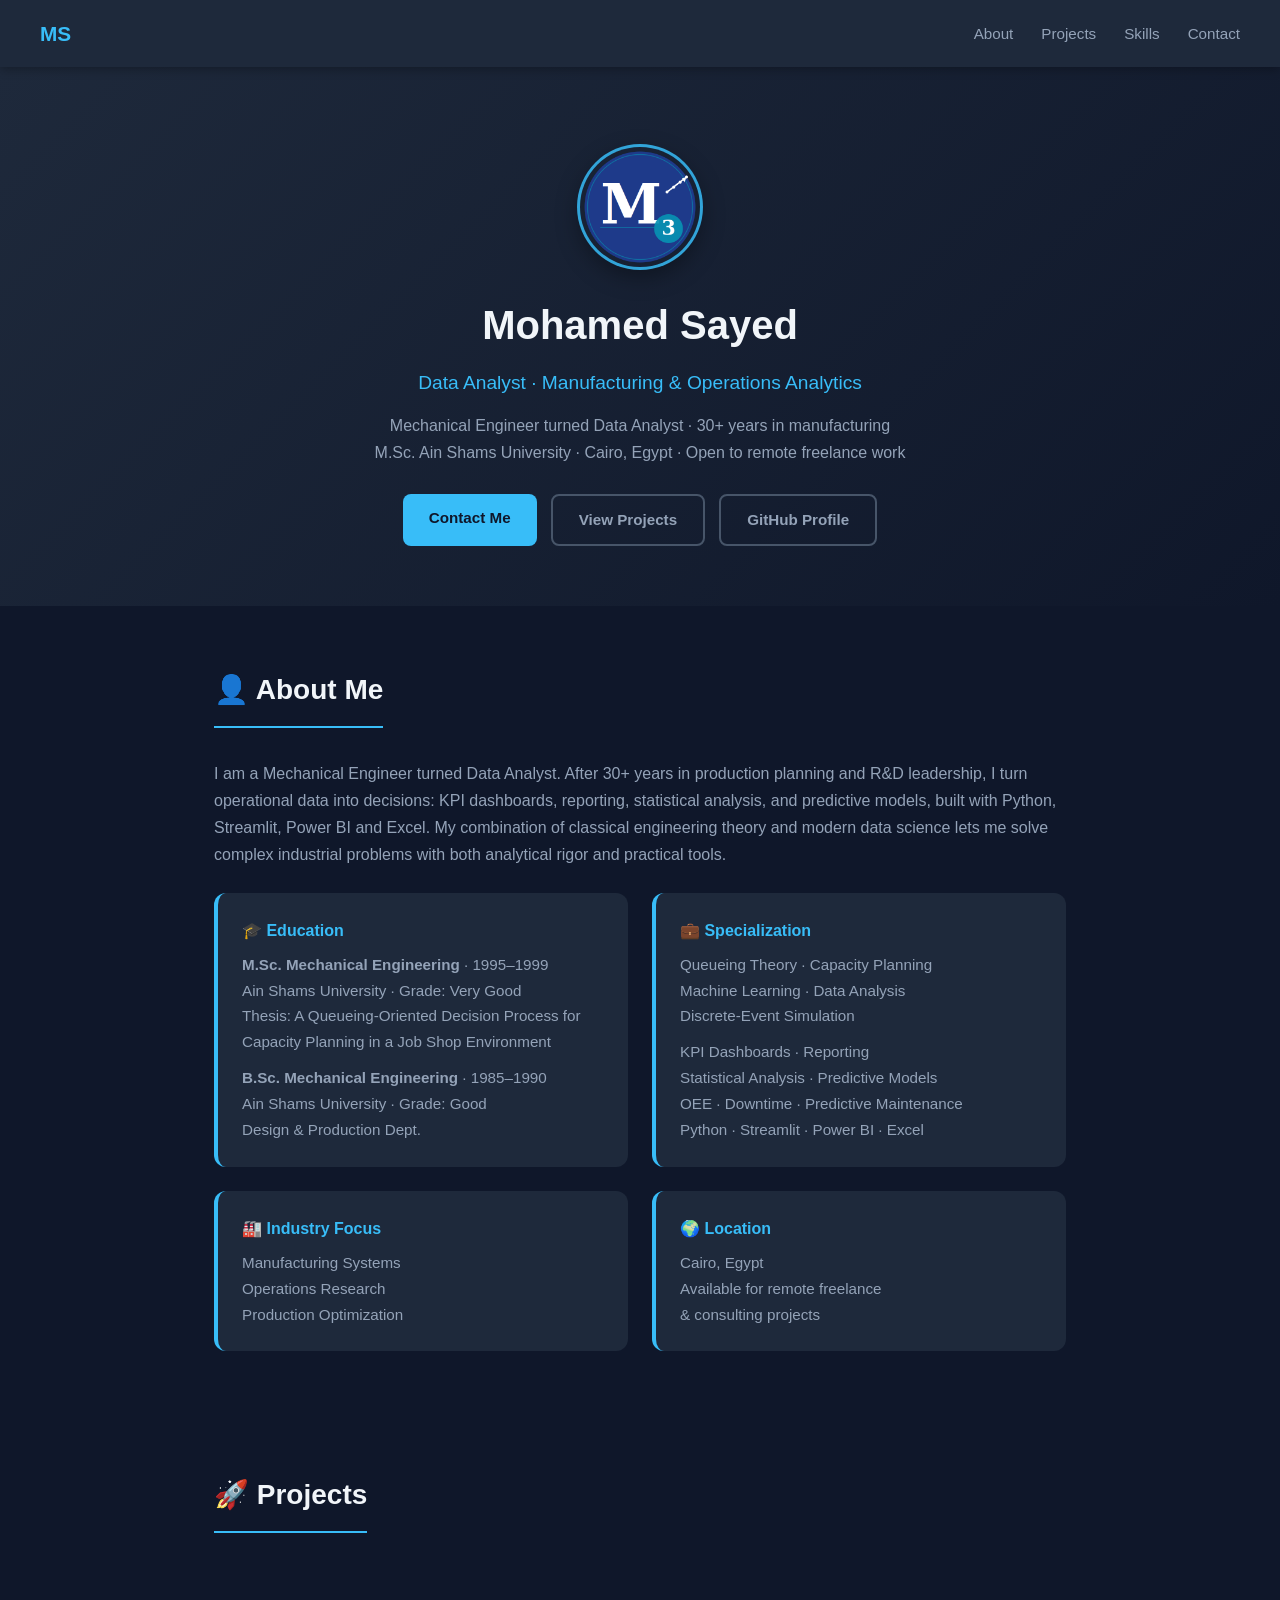
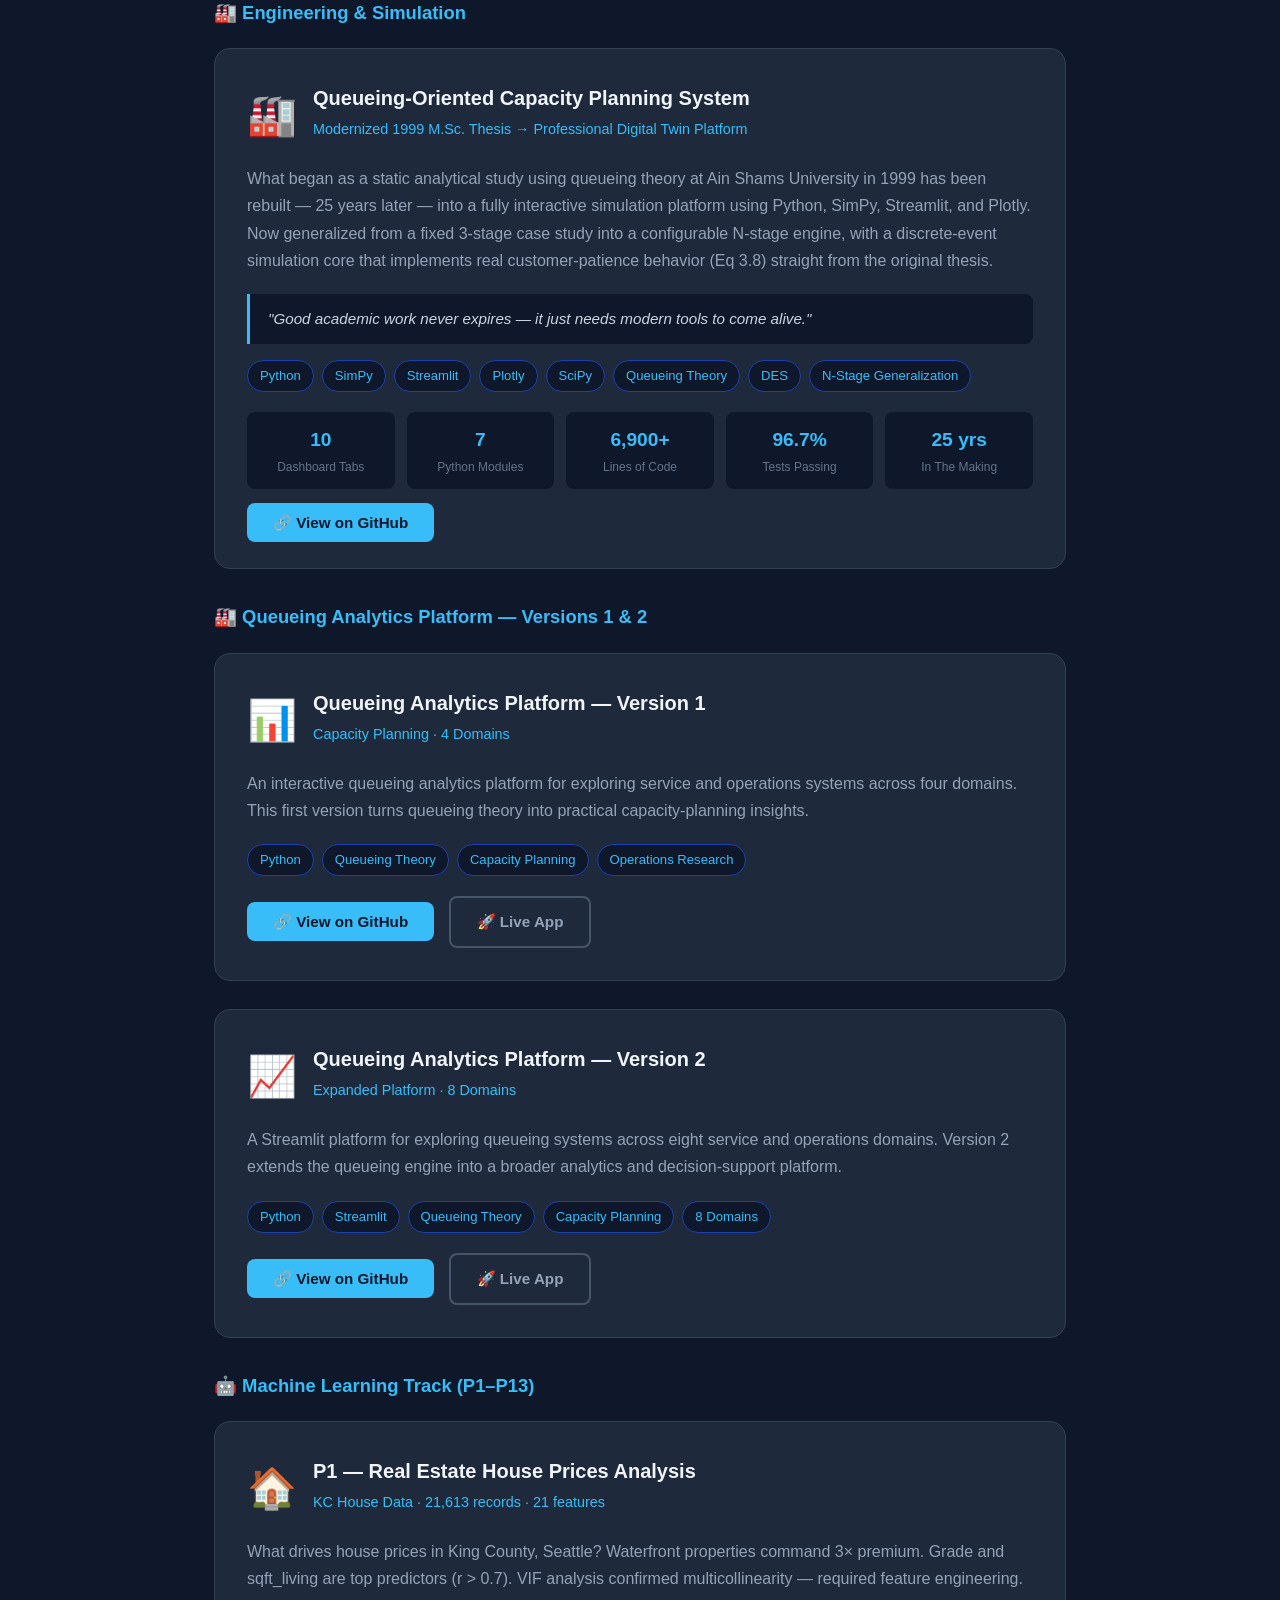
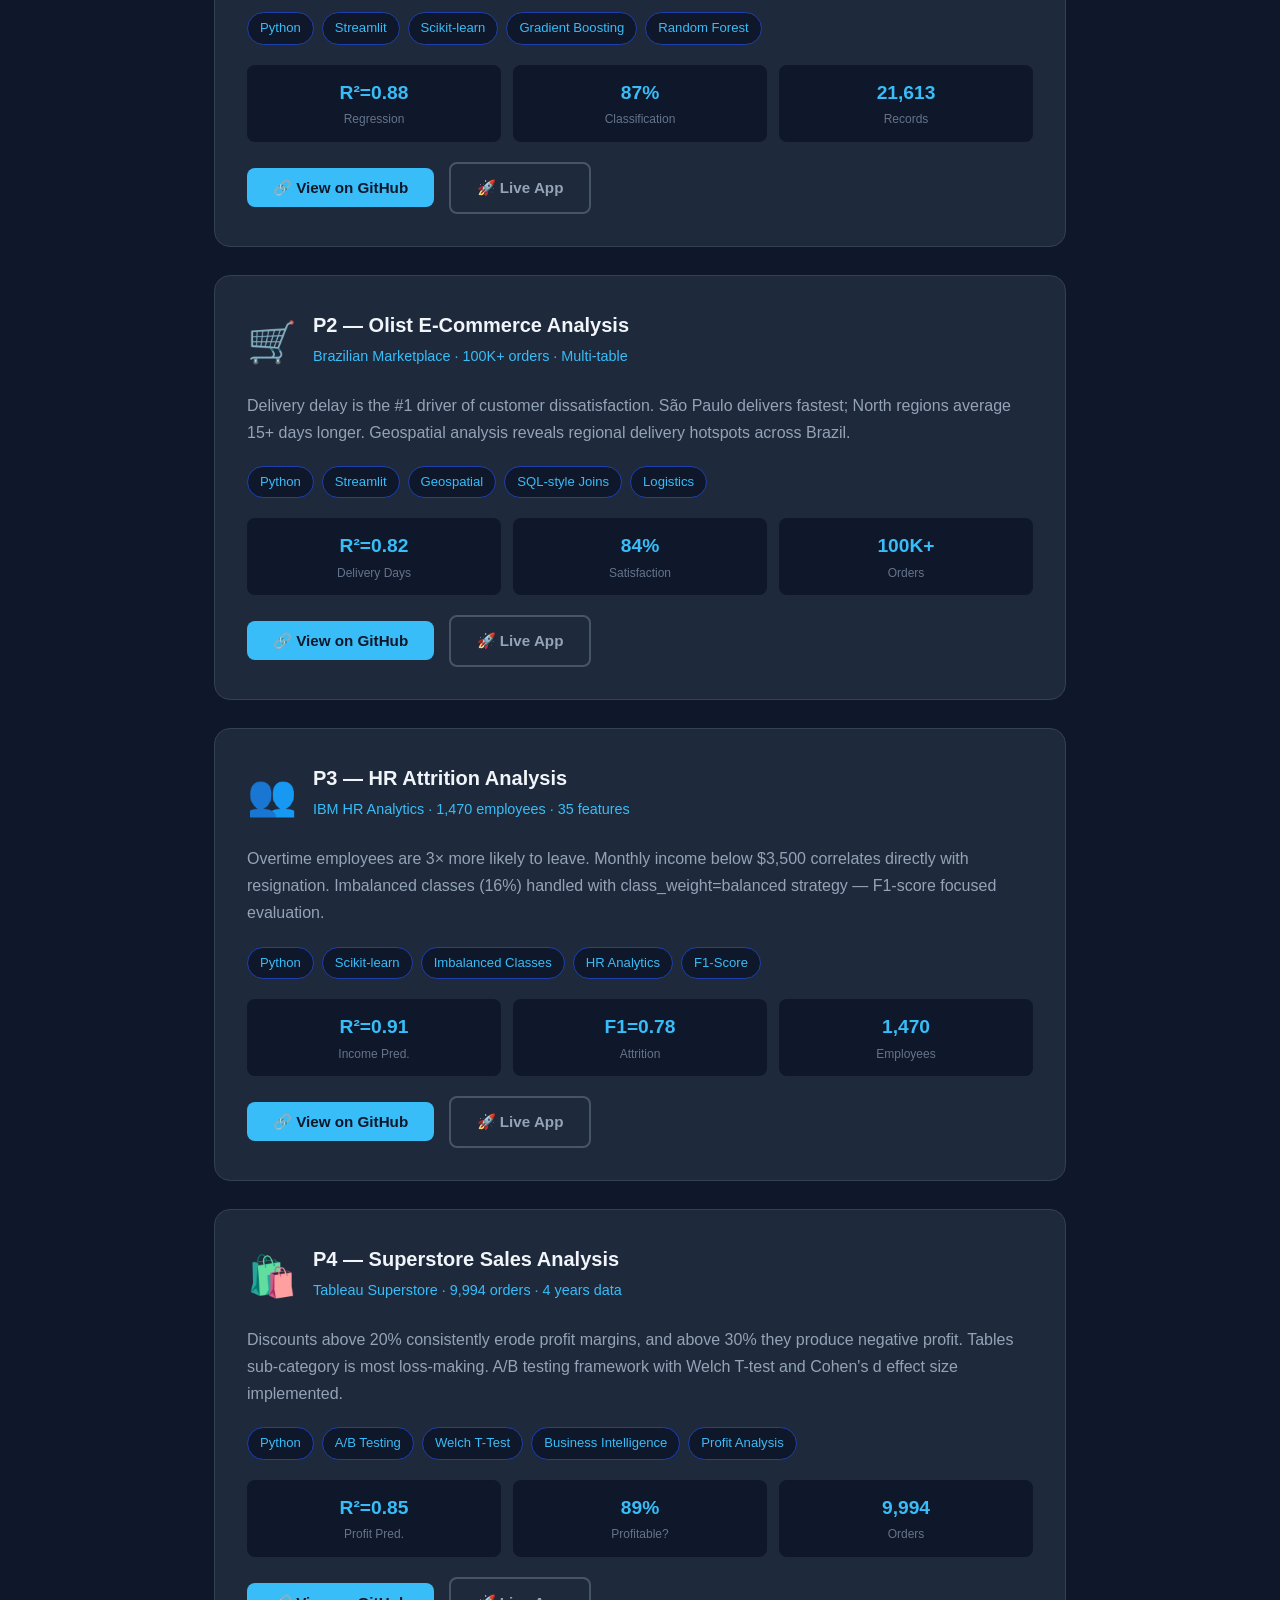
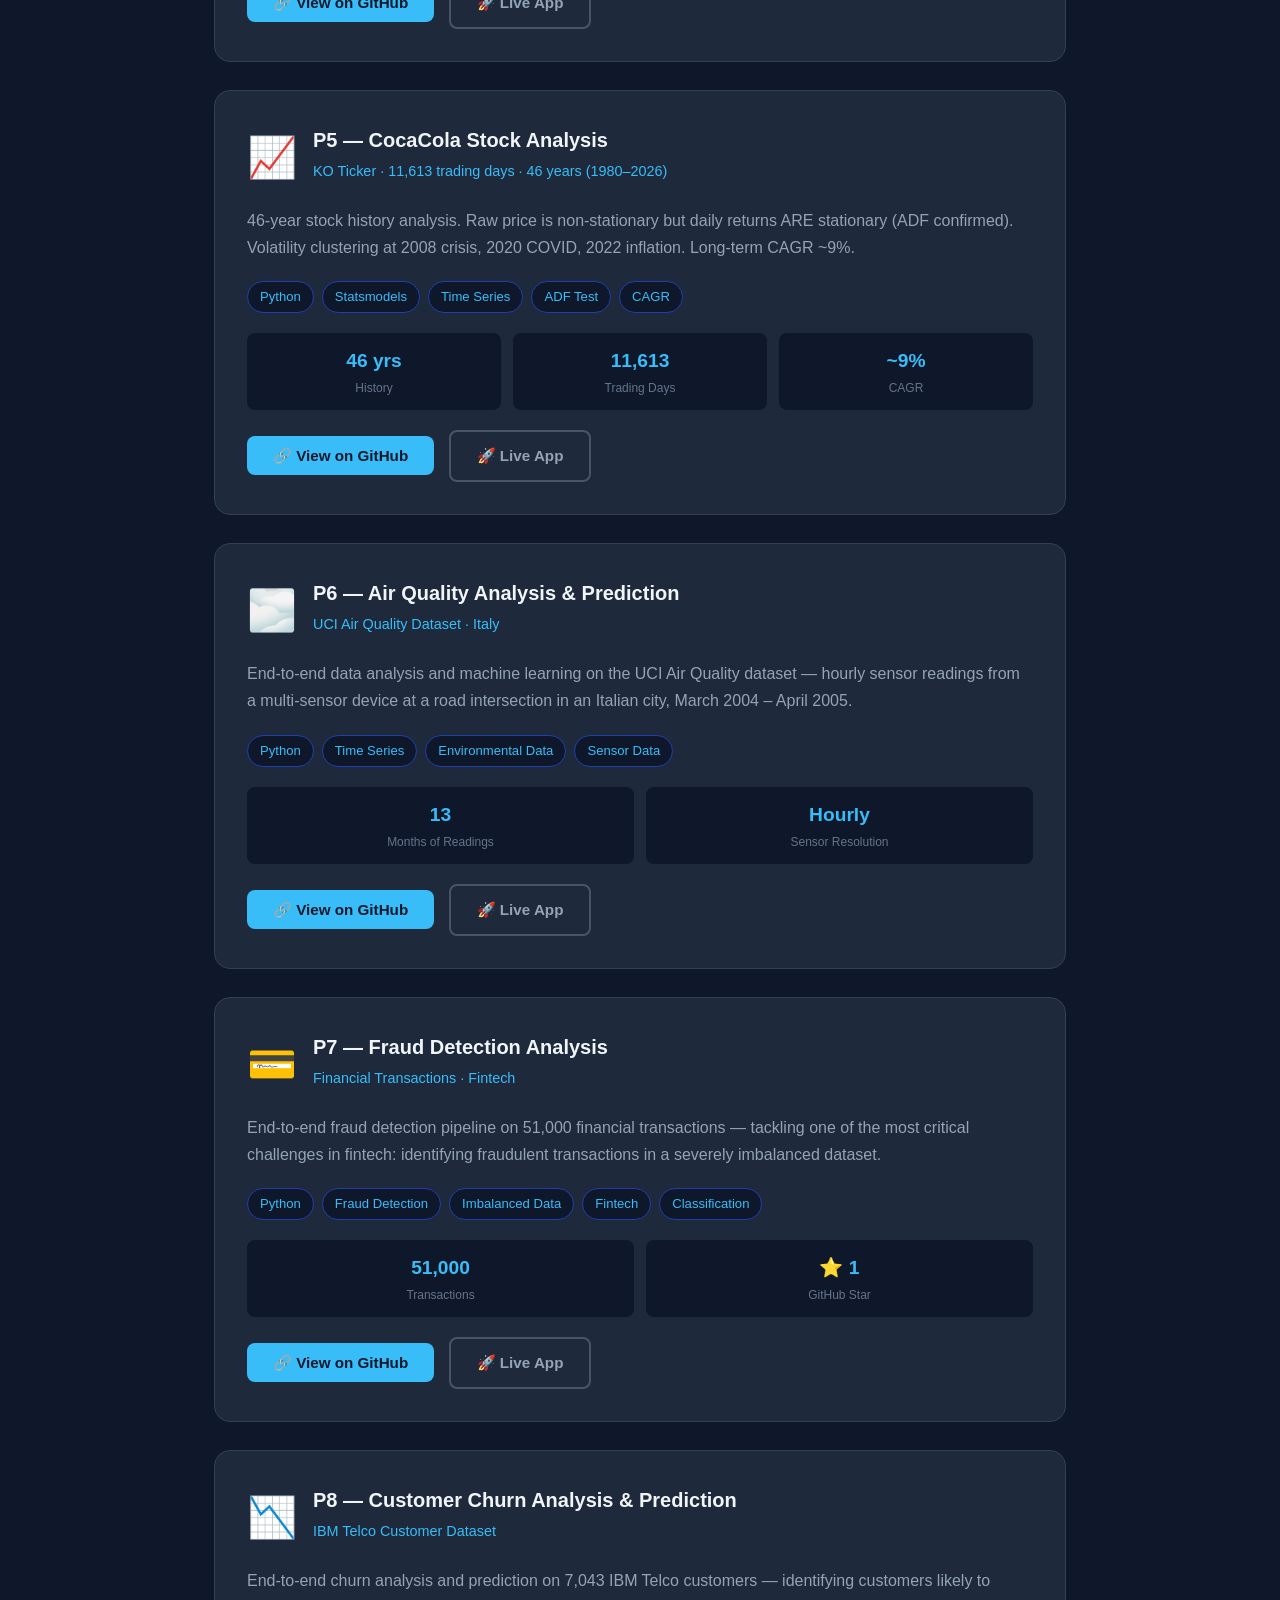
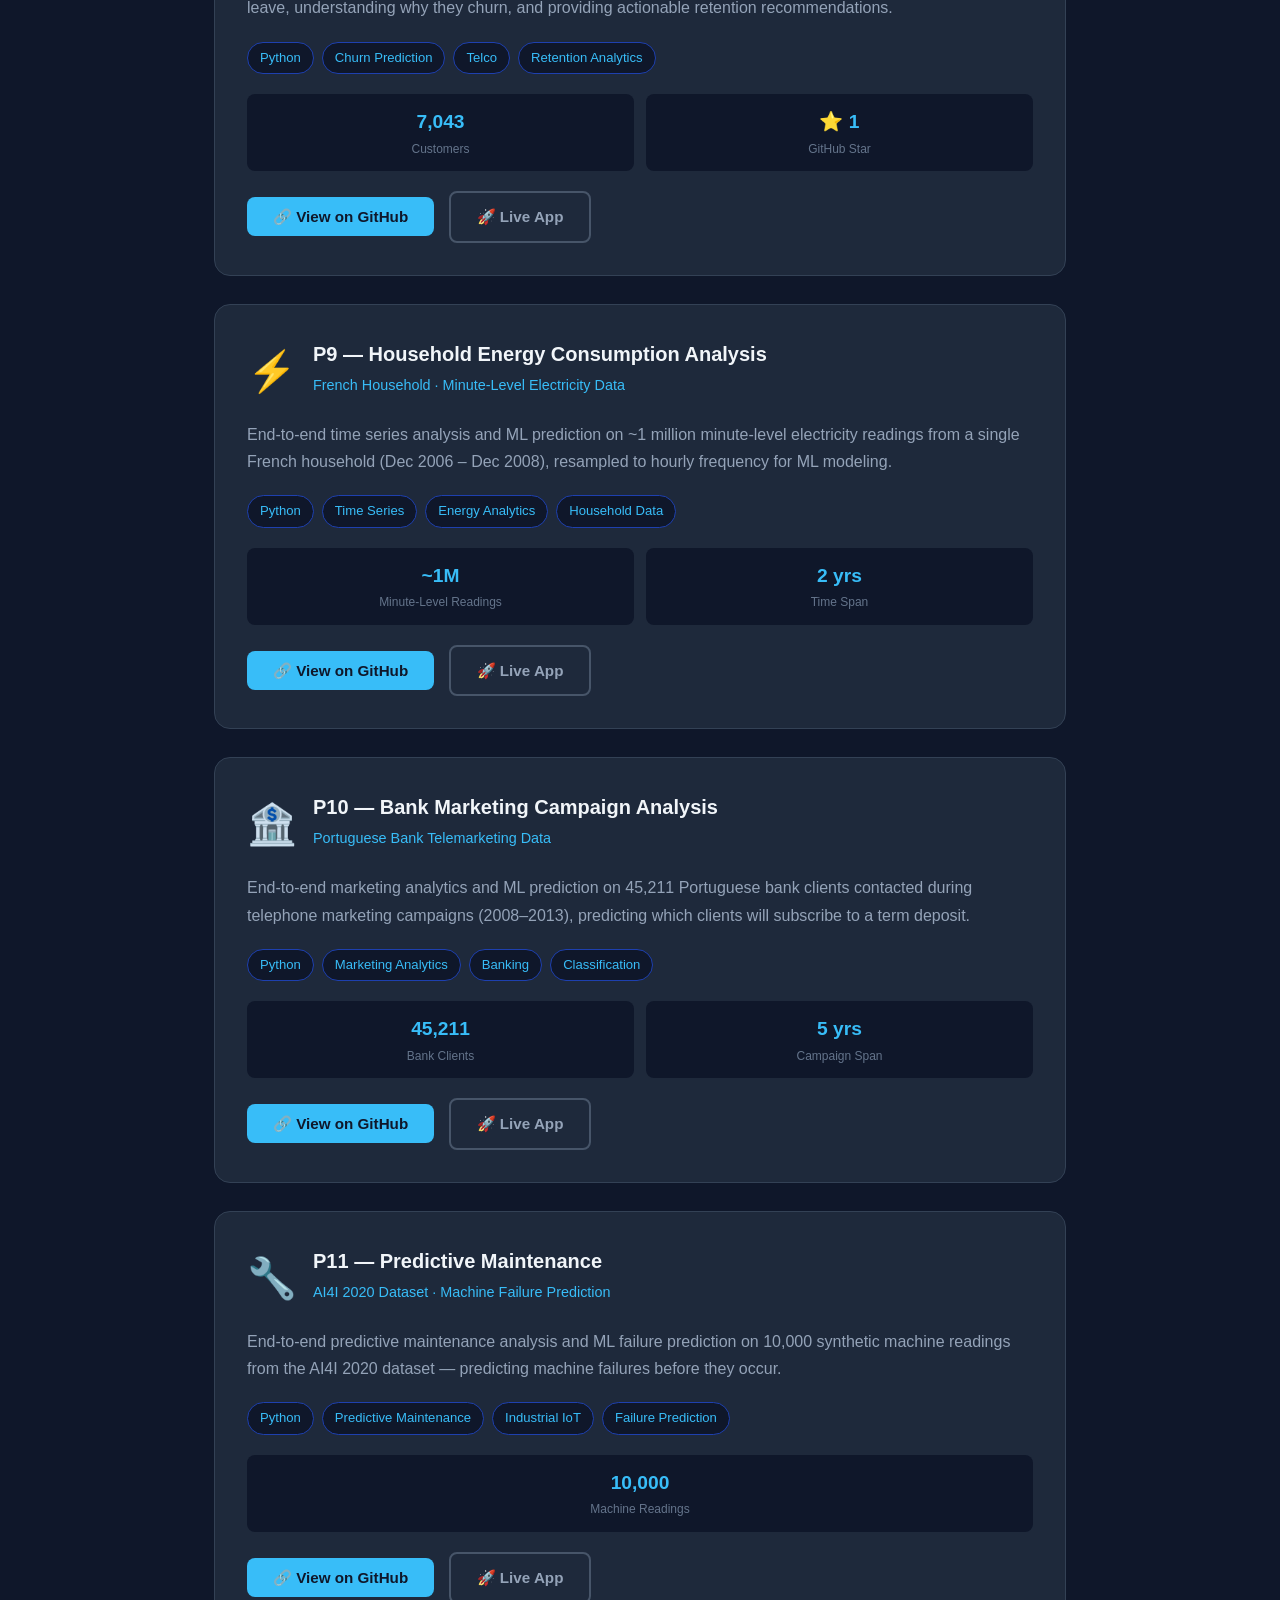
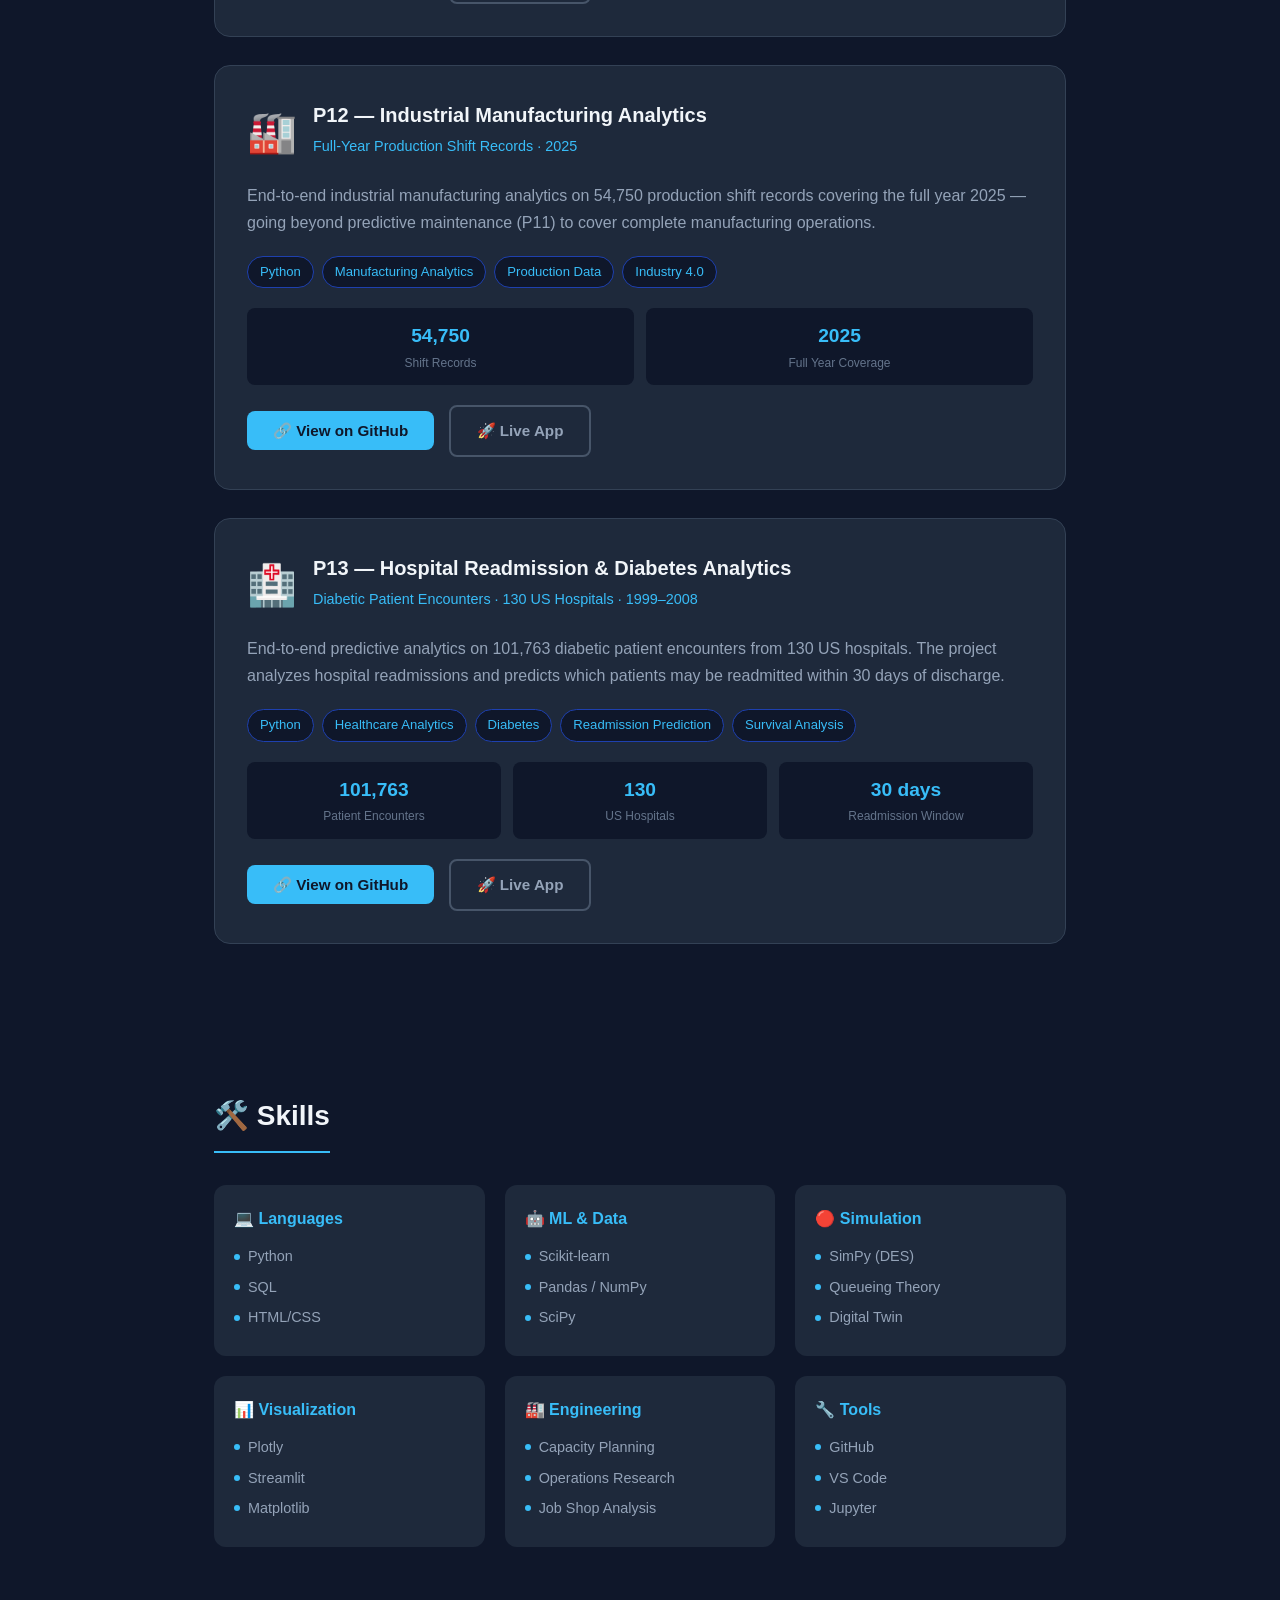
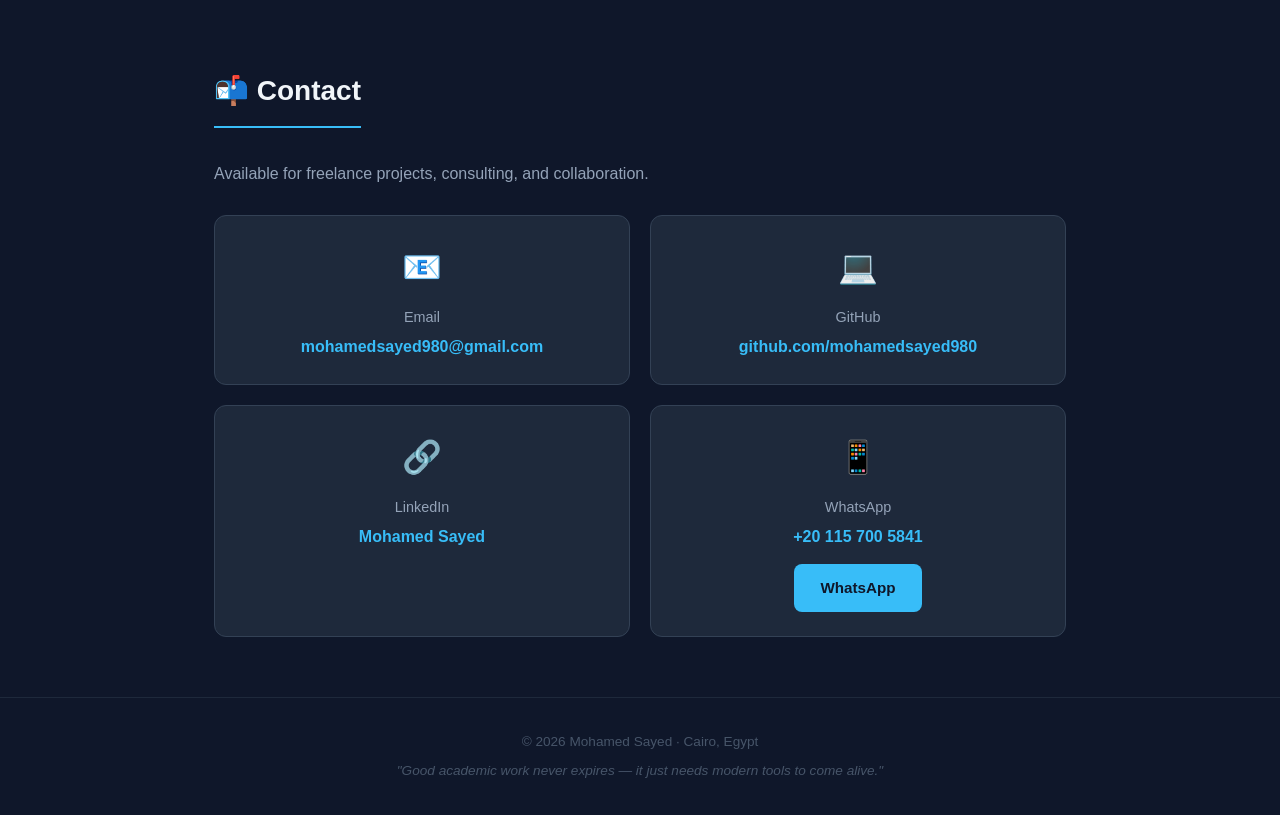
<file: index.html>
<!DOCTYPE html>
<html lang="en">
<head>
  <meta charset="UTF-8" />
  <meta name="viewport" content="width=device-width, initial-scale=1.0" />
  <title>Mohamed Sayed | Data Analyst &middot; Manufacturing &amp; Operations Analytics</title>
  <meta name="description" content="Mechanical Engineer turned Data Analyst. KPI dashboards, reporting, statistical analysis and predictive models for manufacturing and operations. 13 live projects. Available for remote freelance work." />
  <meta property="og:type" content="website" />
  <meta property="og:title" content="Portfolio: 13 Data Analytics Projects | Mohamed Sayed" />
  <meta property="og:description" content="KPI dashboards, reporting and predictive models for manufacturing and operations. 13 live Streamlit projects." />
  <meta property="og:url" content="https://mohamedsayed980.github.io/mysite/" />
  <meta property="og:image" content="https://mohamedsayed980.github.io/mysite/preview.png" />
  <meta name="twitter:card" content="summary_large_image" />
  <link rel="icon" type="image/png" href="M3_logo.png" />
  <style>
    * { margin: 0; padding: 0; box-sizing: border-box; }
    body { font-family: 'Segoe UI', Tahoma, Geneva, Verdana, sans-serif; background: #0f172a; color: #e2e8f0; line-height: 1.7; }
    nav { background: #1e293b; padding: 16px 40px; display: flex; justify-content: space-between; align-items: center; position: sticky; top: 0; z-index: 100; box-shadow: 0 2px 10px rgba(0,0,0,0.3); }
    nav .logo { font-size: 1.3rem; font-weight: 700; color: #38bdf8; }
    nav ul { list-style: none; display: flex; gap: 28px; }
    nav a { color: #94a3b8; text-decoration: none; font-size: 0.95rem; transition: color 0.2s; }
    nav a:hover { color: #38bdf8; }
    .hero { text-align: center; padding: 80px 20px 60px; background: linear-gradient(135deg, #1e293b 0%, #0f172a 100%); }
    .hero .avatar { width: 120px; height: 120px; border-radius: 50%; box-shadow: 0 0 0 3px rgba(56,189,248,.85), 0 8px 24px rgba(0,0,0,.4); overflow: hidden; margin: 0 auto 24px; }
    .hero .avatar img { width: 100%; height: 100%; object-fit: cover; display: block; }
    .hero h1 { font-size: 2.5rem; font-weight: 800; color: #f1f5f9; margin-bottom: 8px; }
    .hero h2 { font-size: 1.2rem; color: #38bdf8; font-weight: 500; margin-bottom: 12px; }
    .hero p { color: #94a3b8; max-width: 560px; margin: 0 auto 28px; }
    .hero-btns { display: flex; gap: 14px; justify-content: center; flex-wrap: wrap; }
    .btn { padding: 11px 26px; border-radius: 8px; text-decoration: none; font-weight: 600; font-size: 0.95rem; transition: all 0.2s; }
    .btn-primary { background: #38bdf8; color: #0f172a; }
    .btn-primary:hover { background: #0ea5e9; transform: translateY(-2px); }
    .btn-outline { border: 2px solid #475569; color: #94a3b8; }
    .btn-outline:hover { border-color: #38bdf8; color: #38bdf8; transform: translateY(-2px); }
    section { max-width: 900px; margin: 0 auto; padding: 60px 24px; }
    section h2 { font-size: 1.75rem; color: #f1f5f9; margin-bottom: 32px; padding-bottom: 12px; border-bottom: 2px solid #38bdf8; display: inline-block; }
    .cat-header { color: #38bdf8; margin: 32px 0 20px; font-size: 1.15rem; font-weight: 700; }
    .about-grid { display: grid; grid-template-columns: 1fr 1fr; gap: 24px; margin-top: 16px; }
    @media(max-width:640px){ .about-grid{ grid-template-columns:1fr; } }
    .about-card { background: #1e293b; border-radius: 12px; padding: 24px; border-left: 4px solid #38bdf8; }
    .about-card h4 { color: #38bdf8; margin-bottom: 8px; }
    .about-card p { color: #94a3b8; font-size: 0.95rem; }
    .project-card { background: #1e293b; border-radius: 16px; padding: 32px; margin-bottom: 28px; border: 1px solid #334155; transition: border-color 0.2s, transform 0.2s; }
    .project-card:hover { border-color: #38bdf8; transform: translateY(-3px); }
    .project-header { display: flex; align-items: flex-start; gap: 16px; margin-bottom: 16px; }
    .project-icon { font-size: 2.5rem; flex-shrink: 0; }
    .project-title { color: #f1f5f9; font-size: 1.25rem; font-weight: 700; }
    .project-subtitle { color: #38bdf8; font-size: 0.9rem; margin-top: 2px; }
    .project-desc { color: #94a3b8; margin-bottom: 20px; }
    .project-quote { background: #0f172a; border-left: 3px solid #38bdf8; padding: 12px 18px; margin: 16px 0; border-radius: 0 8px 8px 0; font-style: italic; color: #cbd5e1; font-size: 0.95rem; }
    .tags { display: flex; flex-wrap: wrap; gap: 8px; margin-bottom: 20px; }
    .tag { background: #0f172a; color: #38bdf8; padding: 4px 12px; border-radius: 20px; font-size: 0.82rem; border: 1px solid #1e40af; }
    .project-stats { display: grid; grid-template-columns: repeat(auto-fit, minmax(120px,1fr)); gap: 12px; margin-bottom: 20px; }
    .stat-box { background: #0f172a; padding: 12px; border-radius: 8px; text-align: center; }
    .stat-num { font-size: 1.2rem; font-weight: 700; color: #38bdf8; }
    .stat-lbl { font-size: 0.75rem; color: #64748b; }
    .skills-grid { display: grid; grid-template-columns: repeat(auto-fit, minmax(200px,1fr)); gap: 20px; }
    .skill-group { background: #1e293b; border-radius: 12px; padding: 20px; }
    .skill-group h4 { color: #38bdf8; margin-bottom: 12px; }
    .skill-item { display: flex; align-items: center; gap: 8px; color: #94a3b8; margin-bottom: 6px; font-size: 0.9rem; }
    .skill-dot { width: 6px; height: 6px; border-radius: 50%; background: #38bdf8; flex-shrink: 0; }
    .contact-grid { display: grid; grid-template-columns: 1fr 1fr; gap: 20px; }
    @media(max-width:640px){ .contact-grid{ grid-template-columns:1fr; } }
    .contact-card { background: #1e293b; border-radius: 12px; padding: 24px; text-align: center; text-decoration: none; transition: transform 0.2s, border-color 0.2s; border: 1px solid #334155; display: block; }
    .contact-card:hover { transform: translateY(-3px); border-color: #38bdf8; }
    .contact-icon { font-size: 2rem; margin-bottom: 10px; }
    .contact-label { color: #94a3b8; font-size: 0.9rem; margin-bottom: 4px; }
    .contact-value { color: #38bdf8; font-weight: 600; }
    footer { text-align: center; padding: 32px; color: #475569; font-size: 0.85rem; border-top: 1px solid #1e293b; }
  </style>
</head>
<body>

<nav>
  <div class="logo">MS</div>
  <ul>
    <li><a href="#about">About</a></li>
    <li><a href="#projects">Projects</a></li>
    <li><a href="#skills">Skills</a></li>
    <li><a href="#contact">Contact</a></li>
  </ul>
</nav>

<div class="hero">
  <div class="avatar"><img src="M3_logo.png" alt="M3 logo - Mohamed Sayed" /></div>
  <h1>Mohamed Sayed</h1>
  <h2>Data Analyst &middot; Manufacturing &amp; Operations Analytics</h2>
  <p>Mechanical Engineer turned Data Analyst &middot; 30+ years in manufacturing<br>M.Sc. Ain Shams University &middot; Cairo, Egypt &middot; Open to remote freelance work</p>
  <div class="hero-btns">
    <a href="#contact" class="btn btn-primary">Contact Me</a>
    <a href="#projects" class="btn btn-outline">View Projects</a>
    <a href="https://github.com/mohamedsayed980" target="_blank" class="btn btn-outline">GitHub Profile</a>
  </div>
</div>

<section id="about">
  <h2>👤 About Me</h2>
  <p style="color:#94a3b8; margin-bottom:24px;">I am a Mechanical Engineer turned Data Analyst. After 30+ years in production planning and R&amp;D leadership, I turn operational data into decisions: KPI dashboards, reporting, statistical analysis, and predictive models, built with Python, Streamlit, Power BI and Excel. My combination of classical engineering theory and modern data science lets me solve complex industrial problems with both analytical rigor and practical tools.</p>
  <div class="about-grid">
    <div class="about-card">
      <h4>🎓 Education</h4>
      <p><strong>M.Sc. Mechanical Engineering</strong> &middot; 1995&ndash;1999<br>Ain Shams University &middot; Grade: Very Good<br>Thesis: A Queueing-Oriented Decision Process for Capacity Planning in a Job Shop Environment<br><span style="display:block;margin-top:10px"><strong>B.Sc. Mechanical Engineering</strong> &middot; 1985&ndash;1990<br>Ain Shams University &middot; Grade: Good<br>Design &amp; Production Dept.</span></p>
    </div>
    <div class="about-card">
      <h4>💼 Specialization</h4>
      <p>Queueing Theory &middot; Capacity Planning<br>Machine Learning &middot; Data Analysis<br>Discrete-Event Simulation<span style="display:block;margin-top:10px">KPI Dashboards &middot; Reporting<br>Statistical Analysis &middot; Predictive Models<br>OEE &middot; Downtime &middot; Predictive Maintenance<br>Python &middot; Streamlit &middot; Power BI &middot; Excel</span></p>
    </div>
    <div class="about-card">
      <h4>🏭 Industry Focus</h4>
      <p>Manufacturing Systems<br>Operations Research<br>Production Optimization</p>
    </div>
    <div class="about-card">
      <h4>🌍 Location</h4>
      <p>Cairo, Egypt<br>Available for remote freelance<br>&amp; consulting projects</p>
    </div>
  </div>
</section>

<section id="projects">
  <h2>🚀 Projects</h2>

  <!-- ── ENGINEERING ── -->
  <p class="cat-header">🏭 Engineering &amp; Simulation</p>

  <div class="project-card">
    <div class="project-header">
      <div class="project-icon">🏭</div>
      <div>
        <div class="project-title">Queueing-Oriented Capacity Planning System</div>
        <div class="project-subtitle">Modernized 1999 M.Sc. Thesis → Professional Digital Twin Platform</div>
      </div>
    </div>
    <p class="project-desc">What began as a static analytical study using queueing theory at Ain Shams University in 1999 has been rebuilt — 25 years later — into a fully interactive simulation platform using Python, SimPy, Streamlit, and Plotly. Now generalized from a fixed 3-stage case study into a configurable N-stage engine, with a discrete-event simulation core that implements real customer-patience behavior (Eq 3.8) straight from the original thesis.</p>
    <div class="project-quote">"Good academic work never expires — it just needs modern tools to come alive."</div>
    <div class="tags">
      <span class="tag">Python</span><span class="tag">SimPy</span><span class="tag">Streamlit</span><span class="tag">Plotly</span><span class="tag">SciPy</span><span class="tag">Queueing Theory</span><span class="tag">DES</span><span class="tag">N-Stage Generalization</span>
    </div>
    <div class="project-stats">
      <div class="stat-box"><div class="stat-num">10</div><div class="stat-lbl">Dashboard Tabs</div></div>
      <div class="stat-box"><div class="stat-num">7</div><div class="stat-lbl">Python Modules</div></div>
      <div class="stat-box"><div class="stat-num">6,900+</div><div class="stat-lbl">Lines of Code</div></div>
      <div class="stat-box"><div class="stat-num">96.7%</div><div class="stat-lbl">Tests Passing</div></div>
      <div class="stat-box"><div class="stat-num">25 yrs</div><div class="stat-lbl">In The Making</div></div>
    </div>
    <a href="https://github.com/mohamedsayed980/queueing-capacity-planning" target="_blank" class="btn btn-primary">🔗 View on GitHub</a>
  </div>

  <!-- ── QUEUEING ANALYTICS PLATFORM ── -->
  <p class="cat-header">🏭 Queueing Analytics Platform — Versions 1 &amp; 2</p>

  <div class="project-card">
    <div class="project-header">
      <div class="project-icon">📊</div>
      <div>
        <div class="project-title">Queueing Analytics Platform — Version 1</div>
        <div class="project-subtitle">Capacity Planning · 4 Domains</div>
      </div>
    </div>
    <p class="project-desc">An interactive queueing analytics platform for exploring service and operations systems across four domains. This first version turns queueing theory into practical capacity-planning insights.</p>
    <div class="tags">
      <span class="tag">Python</span><span class="tag">Queueing Theory</span><span class="tag">Capacity Planning</span><span class="tag">Operations Research</span>
    </div>
    <a href="https://github.com/mohamedsayed980/Queueing_Analytics_Platform_V_1_4Domains" target="_blank" rel="noopener noreferrer" class="btn btn-primary">🔗 View on GitHub</a>
    <a href="https://queuinganalyticsplatformv14domains-5uistojdus84x52pcknz9z.streamlit.app/" target="_blank" rel="noopener noreferrer" class="btn btn-outline" style="display:inline-block;margin-left:10px">🚀 Live App</a>
  </div>

  <div class="project-card">
    <div class="project-header">
      <div class="project-icon">📈</div>
      <div>
        <div class="project-title">Queueing Analytics Platform — Version 2</div>
        <div class="project-subtitle">Expanded Platform · 8 Domains</div>
      </div>
    </div>
    <p class="project-desc">A Streamlit platform for exploring queueing systems across eight service and operations domains. Version 2 extends the queueing engine into a broader analytics and decision-support platform.</p>
    <div class="tags">
      <span class="tag">Python</span><span class="tag">Streamlit</span><span class="tag">Queueing Theory</span><span class="tag">Capacity Planning</span><span class="tag">8 Domains</span>
    </div>
    <a href="https://github.com/mohamedsayed980/Queueing_Analytics-_Platform_V2_-8Domains" target="_blank" rel="noopener noreferrer" class="btn btn-primary">🔗 View on GitHub</a>
    <a href="https://queueinganalytics-platformv2-8domains-btknnzgkztu7dndfwwjeq8.streamlit.app/" target="_blank" rel="noopener noreferrer" class="btn btn-outline" style="display:inline-block;margin-left:10px">🚀 Live App</a>
  </div>
  <!-- ── ML TRACK ── -->
  <p class="cat-header">🤖 Machine Learning Track (P1–P13)</p>

  <div class="project-card">
    <div class="project-header">
      <div class="project-icon">🏠</div>
      <div>
        <div class="project-title">P1 — Real Estate House Prices Analysis</div>
        <div class="project-subtitle">KC House Data · 21,613 records · 21 features</div>
      </div>
    </div>
    <p class="project-desc">What drives house prices in King County, Seattle? Waterfront properties command 3× premium. Grade and sqft_living are top predictors (r &gt; 0.7). VIF analysis confirmed multicollinearity — required feature engineering.</p>
    <div class="tags">
      <span class="tag">Python</span><span class="tag">Streamlit</span><span class="tag">Scikit-learn</span><span class="tag">Gradient Boosting</span><span class="tag">Random Forest</span>
    </div>
    <div class="project-stats">
      <div class="stat-box"><div class="stat-num">R²=0.88</div><div class="stat-lbl">Regression</div></div>
      <div class="stat-box"><div class="stat-num">87%</div><div class="stat-lbl">Classification</div></div>
      <div class="stat-box"><div class="stat-num">21,613</div><div class="stat-lbl">Records</div></div>
    </div>
    <a href="https://github.com/mohamedsayed980/House_Prices_Analysis" target="_blank" class="btn btn-primary">🔗 View on GitHub</a>
    <a href="https://housepricesanalysis-nfcbtigbexd9d2s5sg86hy.streamlit.app/" target="_blank" rel="noopener noreferrer" class="btn btn-outline" style="display:inline-block;margin-left:10px">🚀 Live App</a>
  </div>

  <div class="project-card">
    <div class="project-header">
      <div class="project-icon">🛒</div>
      <div>
        <div class="project-title">P2 — Olist E-Commerce Analysis</div>
        <div class="project-subtitle">Brazilian Marketplace · 100K+ orders · Multi-table</div>
      </div>
    </div>
    <p class="project-desc">Delivery delay is the #1 driver of customer dissatisfaction. São Paulo delivers fastest; North regions average 15+ days longer. Geospatial analysis reveals regional delivery hotspots across Brazil.</p>
    <div class="tags">
      <span class="tag">Python</span><span class="tag">Streamlit</span><span class="tag">Geospatial</span><span class="tag">SQL-style Joins</span><span class="tag">Logistics</span>
    </div>
    <div class="project-stats">
      <div class="stat-box"><div class="stat-num">R²=0.82</div><div class="stat-lbl">Delivery Days</div></div>
      <div class="stat-box"><div class="stat-num">84%</div><div class="stat-lbl">Satisfaction</div></div>
      <div class="stat-box"><div class="stat-num">100K+</div><div class="stat-lbl">Orders</div></div>
    </div>
    <a href="https://github.com/mohamedsayed980/P2_Olist-E-Commerce-Brazil-" target="_blank" class="btn btn-primary">🔗 View on GitHub</a>
    <a href="https://g87ymnum6ncifmbfdz2h5f.streamlit.app/" target="_blank" rel="noopener noreferrer" class="btn btn-outline" style="display:inline-block;margin-left:10px">🚀 Live App</a>
  </div>

  <div class="project-card">
    <div class="project-header">
      <div class="project-icon">👥</div>
      <div>
        <div class="project-title">P3 — HR Attrition Analysis</div>
        <div class="project-subtitle">IBM HR Analytics · 1,470 employees · 35 features</div>
      </div>
    </div>
    <p class="project-desc">Overtime employees are 3× more likely to leave. Monthly income below $3,500 correlates directly with resignation. Imbalanced classes (16%) handled with class_weight=balanced strategy — F1-score focused evaluation.</p>
    <div class="tags">
      <span class="tag">Python</span><span class="tag">Scikit-learn</span><span class="tag">Imbalanced Classes</span><span class="tag">HR Analytics</span><span class="tag">F1-Score</span>
    </div>
    <div class="project-stats">
      <div class="stat-box"><div class="stat-num">R²=0.91</div><div class="stat-lbl">Income Pred.</div></div>
      <div class="stat-box"><div class="stat-num">F1=0.78</div><div class="stat-lbl">Attrition</div></div>
      <div class="stat-box"><div class="stat-num">1,470</div><div class="stat-lbl">Employees</div></div>
    </div>
    <a href="https://github.com/mohamedsayed980/P3-IBM_HR_employee-Attrition" target="_blank" class="btn btn-primary">🔗 View on GitHub</a>
    <a href="https://p3-ibmhremployee-attrition.streamlit.app/" target="_blank" rel="noopener noreferrer" class="btn btn-outline" style="display:inline-block;margin-left:10px">🚀 Live App</a>
  </div>

  <div class="project-card">
    <div class="project-header">
      <div class="project-icon">🛍️</div>
      <div>
        <div class="project-title">P4 — Superstore Sales Analysis</div>
        <div class="project-subtitle">Tableau Superstore · 9,994 orders · 4 years data</div>
      </div>
    </div>
    <p class="project-desc">Discounts above 20% consistently erode profit margins, and above 30% they produce negative profit. Tables sub-category is most loss-making. A/B testing framework with Welch T-test and Cohen's d effect size implemented.</p>
    <div class="tags">
      <span class="tag">Python</span><span class="tag">A/B Testing</span><span class="tag">Welch T-Test</span><span class="tag">Business Intelligence</span><span class="tag">Profit Analysis</span>
    </div>
    <div class="project-stats">
      <div class="stat-box"><div class="stat-num">R²=0.85</div><div class="stat-lbl">Profit Pred.</div></div>
      <div class="stat-box"><div class="stat-num">89%</div><div class="stat-lbl">Profitable?</div></div>
      <div class="stat-box"><div class="stat-num">9,994</div><div class="stat-lbl">Orders</div></div>
    </div>
    <a href="https://github.com/mohamedsayed980/P4_Superstore-_-2015-2018" target="_blank" class="btn btn-primary">🔗 View on GitHub</a>
    <a href="https://p4superstore--2015-2018-bqt5juoslyute9cgnpxbxo.streamlit.app/" target="_blank" rel="noopener noreferrer" class="btn btn-outline" style="display:inline-block;margin-left:10px">🚀 Live App</a>
  </div>

  <div class="project-card">
    <div class="project-header">
      <div class="project-icon">📈</div>
      <div>
        <div class="project-title">P5 — CocaCola Stock Analysis</div>
        <div class="project-subtitle">KO Ticker · 11,613 trading days · 46 years (1980–2026)</div>
      </div>
    </div>
    <p class="project-desc">46-year stock history analysis. Raw price is non-stationary but daily returns ARE stationary (ADF confirmed). Volatility clustering at 2008 crisis, 2020 COVID, 2022 inflation. Long-term CAGR ~9%.</p>
    <div class="tags">
      <span class="tag">Python</span><span class="tag">Statsmodels</span><span class="tag">Time Series</span><span class="tag">ADF Test</span><span class="tag">CAGR</span>
    </div>
    <div class="project-stats">
      <div class="stat-box"><div class="stat-num">46 yrs</div><div class="stat-lbl">History</div></div>
      <div class="stat-box"><div class="stat-num">11,613</div><div class="stat-lbl">Trading Days</div></div>
      <div class="stat-box"><div class="stat-num">~9%</div><div class="stat-lbl">CAGR</div></div>
    </div>
    <a href="https://github.com/mohamedsayed980/P5_KO_CocaCola_Stock_Prices_1980_2026" target="_blank" class="btn btn-primary">🔗 View on GitHub</a>
    <a href="https://p5-kococacolastockprices19802026-ksh4wmggbfm8qctmnjd3z9.streamlit.app/" target="_blank" rel="noopener noreferrer" class="btn btn-outline" style="display:inline-block;margin-left:10px">🚀 Live App</a>
  </div>

  <div class="project-card">
    <div class="project-header">
      <div class="project-icon">🌫️</div>
      <div>
        <div class="project-title">P6 — Air Quality Analysis & Prediction</div>
        <div class="project-subtitle">UCI Air Quality Dataset · Italy</div>
      </div>
    </div>
    <p class="project-desc">End-to-end data analysis and machine learning on the UCI Air Quality dataset — hourly sensor readings from a multi-sensor device at a road intersection in an Italian city, March 2004 – April 2005.</p>
    <div class="tags">
      <span class="tag">Python</span><span class="tag">Time Series</span><span class="tag">Environmental Data</span><span class="tag">Sensor Data</span>
    </div>
    <div class="project-stats">
      <div class="stat-box"><div class="stat-num">13</div><div class="stat-lbl">Months of Readings</div></div>
      <div class="stat-box"><div class="stat-num">Hourly</div><div class="stat-lbl">Sensor Resolution</div></div>
    </div>
    <a href="https://github.com/mohamedsayed980/-P6-Air-Quality-Analysis-Prediction" target="_blank" class="btn btn-primary">🔗 View on GitHub</a>
    <a href="https://p6-air-quality-analysis-prediction.streamlit.app/" target="_blank" rel="noopener noreferrer" class="btn btn-outline" style="display:inline-block;margin-left:10px">🚀 Live App</a>
  </div>

  <div class="project-card">
    <div class="project-header">
      <div class="project-icon">💳</div>
      <div>
        <div class="project-title">P7 — Fraud Detection Analysis</div>
        <div class="project-subtitle">Financial Transactions · Fintech</div>
      </div>
    </div>
    <p class="project-desc">End-to-end fraud detection pipeline on 51,000 financial transactions — tackling one of the most critical challenges in fintech: identifying fraudulent transactions in a severely imbalanced dataset.</p>
    <div class="tags">
      <span class="tag">Python</span><span class="tag">Fraud Detection</span><span class="tag">Imbalanced Data</span><span class="tag">Fintech</span><span class="tag">Classification</span>
    </div>
    <div class="project-stats">
      <div class="stat-box"><div class="stat-num">51,000</div><div class="stat-lbl">Transactions</div></div>
      <div class="stat-box"><div class="stat-num">⭐ 1</div><div class="stat-lbl">GitHub Star</div></div>
    </div>
    <a href="https://github.com/mohamedsayed980/P7_Fraud-Detection-Analysis" target="_blank" class="btn btn-primary">🔗 View on GitHub</a>
    <a href="https://p7-fraud-detection-analysis-ncm4akmgttfcwia7sbnmb9.streamlit.app/" target="_blank" rel="noopener noreferrer" class="btn btn-outline" style="display:inline-block;margin-left:10px">🚀 Live App</a>
  </div>

  <div class="project-card">
    <div class="project-header">
      <div class="project-icon">📉</div>
      <div>
        <div class="project-title">P8 — Customer Churn Analysis & Prediction</div>
        <div class="project-subtitle">IBM Telco Customer Dataset</div>
      </div>
    </div>
    <p class="project-desc">End-to-end churn analysis and prediction on 7,043 IBM Telco customers — identifying customers likely to leave, understanding why they churn, and providing actionable retention recommendations.</p>
    <div class="tags">
      <span class="tag">Python</span><span class="tag">Churn Prediction</span><span class="tag">Telco</span><span class="tag">Retention Analytics</span>
    </div>
    <div class="project-stats">
      <div class="stat-box"><div class="stat-num">7,043</div><div class="stat-lbl">Customers</div></div>
      <div class="stat-box"><div class="stat-num">⭐ 1</div><div class="stat-lbl">GitHub Star</div></div>
    </div>
    <a href="https://github.com/mohamedsayed980/-P8-Customer-Churn-Analysis-Prediction" target="_blank" class="btn btn-primary">🔗 View on GitHub</a>
    <a href="https://p8-customer-churn-analysis-prediction.streamlit.app/" target="_blank" rel="noopener noreferrer" class="btn btn-outline" style="display:inline-block;margin-left:10px">🚀 Live App</a>
  </div>

  <div class="project-card">
    <div class="project-header">
      <div class="project-icon">⚡</div>
      <div>
        <div class="project-title">P9 — Household Energy Consumption Analysis</div>
        <div class="project-subtitle">French Household · Minute-Level Electricity Data</div>
      </div>
    </div>
    <p class="project-desc">End-to-end time series analysis and ML prediction on ~1 million minute-level electricity readings from a single French household (Dec 2006 – Dec 2008), resampled to hourly frequency for ML modeling.</p>
    <div class="tags">
      <span class="tag">Python</span><span class="tag">Time Series</span><span class="tag">Energy Analytics</span><span class="tag">Household Data</span>
    </div>
    <div class="project-stats">
      <div class="stat-box"><div class="stat-num">~1M</div><div class="stat-lbl">Minute-Level Readings</div></div>
      <div class="stat-box"><div class="stat-num">2 yrs</div><div class="stat-lbl">Time Span</div></div>
    </div>
    <a href="https://github.com/mohamedsayed980/-P9-Household-Energy-Consumption-Analysis-Prediction" target="_blank" class="btn btn-primary">🔗 View on GitHub</a>
    <a href="https://p9-household-energy-consumption-analysis-prediction.streamlit.app/" target="_blank" rel="noopener noreferrer" class="btn btn-outline" style="display:inline-block;margin-left:10px">🚀 Live App</a>
  </div>

  <div class="project-card">
    <div class="project-header">
      <div class="project-icon">🏦</div>
      <div>
        <div class="project-title">P10 — Bank Marketing Campaign Analysis</div>
        <div class="project-subtitle">Portuguese Bank Telemarketing Data</div>
      </div>
    </div>
    <p class="project-desc">End-to-end marketing analytics and ML prediction on 45,211 Portuguese bank clients contacted during telephone marketing campaigns (2008–2013), predicting which clients will subscribe to a term deposit.</p>
    <div class="tags">
      <span class="tag">Python</span><span class="tag">Marketing Analytics</span><span class="tag">Banking</span><span class="tag">Classification</span>
    </div>
    <div class="project-stats">
      <div class="stat-box"><div class="stat-num">45,211</div><div class="stat-lbl">Bank Clients</div></div>
      <div class="stat-box"><div class="stat-num">5 yrs</div><div class="stat-lbl">Campaign Span</div></div>
    </div>
    <a href="https://github.com/mohamedsayed980/-P10-Bank-Marketing-Campaign-Analysis-Prediction" target="_blank" class="btn btn-primary">🔗 View on GitHub</a>
    <a href="https://p10-bank-marketing-campaign-analysis-prediction.streamlit.app/" target="_blank" rel="noopener noreferrer" class="btn btn-outline" style="display:inline-block;margin-left:10px">🚀 Live App</a>
  </div>

  <div class="project-card">
    <div class="project-header">
      <div class="project-icon">🔧</div>
      <div>
        <div class="project-title">P11 — Predictive Maintenance</div>
        <div class="project-subtitle">AI4I 2020 Dataset · Machine Failure Prediction</div>
      </div>
    </div>
    <p class="project-desc">End-to-end predictive maintenance analysis and ML failure prediction on 10,000 synthetic machine readings from the AI4I 2020 dataset — predicting machine failures before they occur.</p>
    <div class="tags">
      <span class="tag">Python</span><span class="tag">Predictive Maintenance</span><span class="tag">Industrial IoT</span><span class="tag">Failure Prediction</span>
    </div>
    <div class="project-stats">
      <div class="stat-box"><div class="stat-num">10,000</div><div class="stat-lbl">Machine Readings</div></div>
    </div>
    <a href="https://github.com/mohamedsayed980/P11_predictive_maintenance_AI4I2020" target="_blank" class="btn btn-primary">🔗 View on GitHub</a>
    <a href="https://m3-p11-predictive-maintenance.streamlit.app/" target="_blank" rel="noopener noreferrer" class="btn btn-outline" style="display:inline-block;margin-left:10px">🚀 Live App</a>
  </div>

  <div class="project-card">
    <div class="project-header">
      <div class="project-icon">🏭</div>
      <div>
        <div class="project-title">P12 — Industrial Manufacturing Analytics</div>
        <div class="project-subtitle">Full-Year Production Shift Records · 2025</div>
      </div>
    </div>
    <p class="project-desc">End-to-end industrial manufacturing analytics on 54,750 production shift records covering the full year 2025 — going beyond predictive maintenance (P11) to cover complete manufacturing operations.</p>
    <div class="tags">
      <span class="tag">Python</span><span class="tag">Manufacturing Analytics</span><span class="tag">Production Data</span><span class="tag">Industry 4.0</span>
    </div>
    <div class="project-stats">
      <div class="stat-box"><div class="stat-num">54,750</div><div class="stat-lbl">Shift Records</div></div>
      <div class="stat-box"><div class="stat-num">2025</div><div class="stat-lbl">Full Year Coverage</div></div>
    </div>
    <a href="https://github.com/mohamedsayed980/P12_industrial_manufacturing_dataset_realistic" target="_blank" class="btn btn-primary">🔗 View on GitHub</a>
    <a href="https://m3-p12-industrial-manufacturing-dataset-realistic.streamlit.app/" target="_blank" rel="noopener noreferrer" class="btn btn-outline" style="display:inline-block;margin-left:10px">🚀 Live App</a>
  </div>


  <div class="project-card">
    <div class="project-header">
      <div class="project-icon">🏥</div>
      <div>
        <div class="project-title">P13 — Hospital Readmission &amp; Diabetes Analytics</div>
        <div class="project-subtitle">Diabetic Patient Encounters · 130 US Hospitals · 1999–2008</div>
      </div>
    </div>
    <p class="project-desc">End-to-end predictive analytics on 101,763 diabetic patient encounters from 130 US hospitals. The project analyzes hospital readmissions and predicts which patients may be readmitted within 30 days of discharge.</p>
    <div class="tags">
      <span class="tag">Python</span><span class="tag">Healthcare Analytics</span><span class="tag">Diabetes</span><span class="tag">Readmission Prediction</span><span class="tag">Survival Analysis</span>
    </div>
    <div class="project-stats">
      <div class="stat-box"><div class="stat-num">101,763</div><div class="stat-lbl">Patient Encounters</div></div>
      <div class="stat-box"><div class="stat-num">130</div><div class="stat-lbl">US Hospitals</div></div>
      <div class="stat-box"><div class="stat-num">30 days</div><div class="stat-lbl">Readmission Window</div></div>
    </div>
    <a href="https://github.com/mohamedsayed980/P13--Hospital-Readmission-Diabetes-Healthcare-Survival-curve-LOS" target="_blank" rel="noopener noreferrer" class="btn btn-primary">🔗 View on GitHub</a>
    <a href="https://p13--hospital-readmission-diabetes-healthcare-survival-curve-l.streamlit.app/" target="_blank" rel="noopener noreferrer" class="btn btn-outline" style="display:inline-block;margin-left:10px">🚀 Live App</a>
  </div>

</section>

<section id="skills">
  <h2>🛠️ Skills</h2>
  <div class="skills-grid">
    <div class="skill-group">
      <h4>💻 Languages</h4>
      <div class="skill-item"><div class="skill-dot"></div>Python</div>
      <div class="skill-item"><div class="skill-dot"></div>SQL</div>
      <div class="skill-item"><div class="skill-dot"></div>HTML/CSS</div>
    </div>
    <div class="skill-group">
      <h4>🤖 ML &amp; Data</h4>
      <div class="skill-item"><div class="skill-dot"></div>Scikit-learn</div>
      <div class="skill-item"><div class="skill-dot"></div>Pandas / NumPy</div>
      <div class="skill-item"><div class="skill-dot"></div>SciPy</div>
    </div>
    <div class="skill-group">
      <h4>🔴 Simulation</h4>
      <div class="skill-item"><div class="skill-dot"></div>SimPy (DES)</div>
      <div class="skill-item"><div class="skill-dot"></div>Queueing Theory</div>
      <div class="skill-item"><div class="skill-dot"></div>Digital Twin</div>
    </div>
    <div class="skill-group">
      <h4>📊 Visualization</h4>
      <div class="skill-item"><div class="skill-dot"></div>Plotly</div>
      <div class="skill-item"><div class="skill-dot"></div>Streamlit</div>
      <div class="skill-item"><div class="skill-dot"></div>Matplotlib</div>
    </div>
    <div class="skill-group">
      <h4>🏭 Engineering</h4>
      <div class="skill-item"><div class="skill-dot"></div>Capacity Planning</div>
      <div class="skill-item"><div class="skill-dot"></div>Operations Research</div>
      <div class="skill-item"><div class="skill-dot"></div>Job Shop Analysis</div>
    </div>
    <div class="skill-group">
      <h4>🔧 Tools</h4>
      <div class="skill-item"><div class="skill-dot"></div>GitHub</div>
      <div class="skill-item"><div class="skill-dot"></div>VS Code</div>
      <div class="skill-item"><div class="skill-dot"></div>Jupyter</div>
    </div>
  </div>
</section>

<section id="contact">
  <h2>📬 Contact</h2>
  <p style="color:#94a3b8; margin-bottom:28px;">Available for freelance projects, consulting, and collaboration.</p>
  <div class="contact-grid">
    <a href="mailto:mohamedsayed980@gmail.com" class="contact-card">
      <div class="contact-icon">📧</div>
      <div class="contact-label">Email</div>
      <div class="contact-value">mohamedsayed980@gmail.com</div>
    </a>
    <a href="https://github.com/mohamedsayed980" target="_blank" class="contact-card">
      <div class="contact-icon">💻</div>
      <div class="contact-label">GitHub</div>
      <div class="contact-value">github.com/mohamedsayed980</div>
    </a>
    <a href="https://www.linkedin.com/in/mohamed-sayed-data/" target="_blank" rel="noopener noreferrer" class="contact-card">
      <div class="contact-icon">🔗</div>
      <div class="contact-label">LinkedIn</div>
      <div class="contact-value">Mohamed Sayed</div>
    </a>
    <div class="contact-card">
      <div class="contact-icon">📱</div>
      <div class="contact-label">WhatsApp</div>
      <div class="contact-value">+20 115 700 5841</div>
      <div style="display:flex;gap:10px;justify-content:center;flex-wrap:wrap;margin-top:14px;">
        <a href="https://wa.me/201157005841" target="_blank" rel="noopener noreferrer" class="btn btn-primary">WhatsApp</a>
      </div>
    </div>
  </div>
</section>

<footer>
  <p>© 2026 Mohamed Sayed · Cairo, Egypt</p>
  <p style="margin-top:6px;"><em>"Good academic work never expires — it just needs modern tools to come alive."</em></p>
</footer>

</body>
</html>
</file>
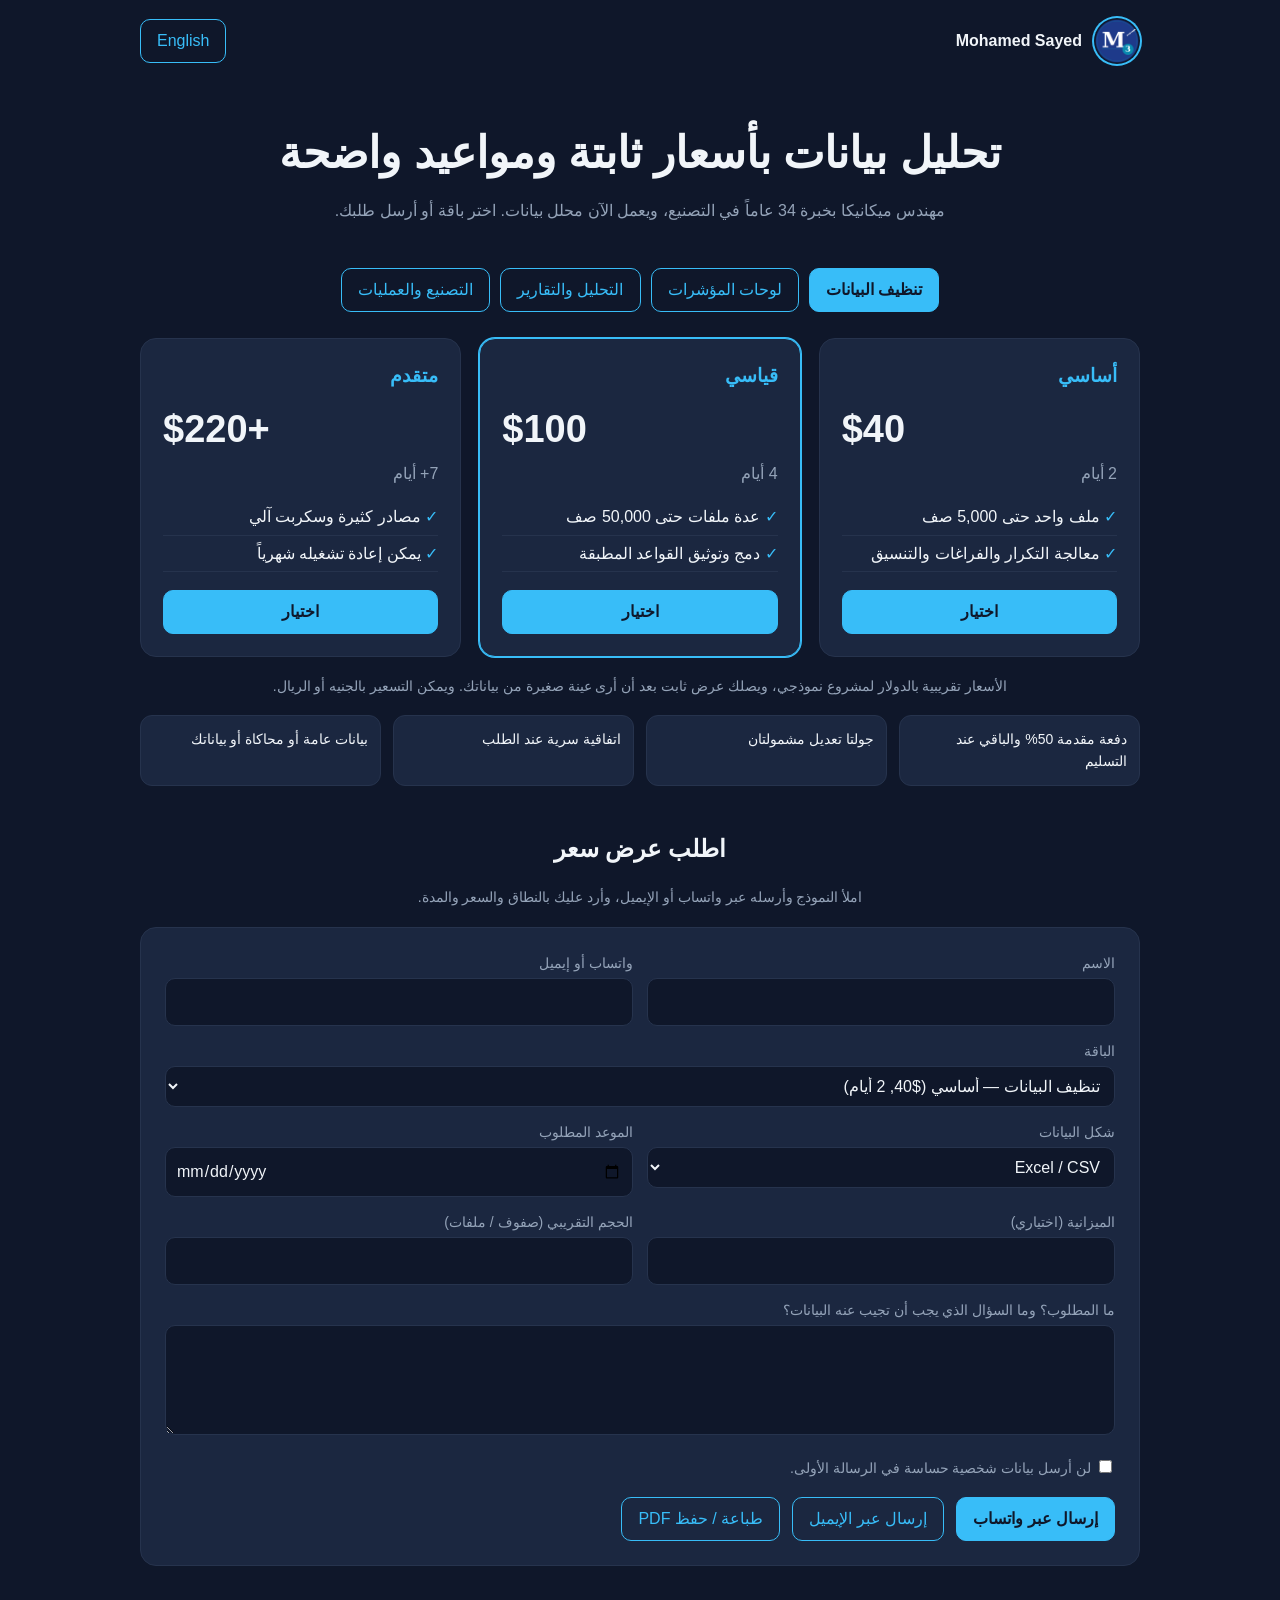
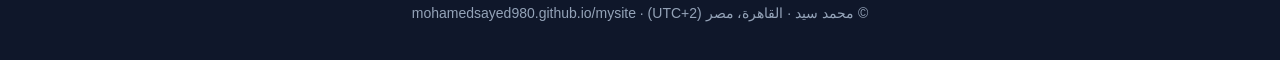
<file: services.html>
<!DOCTYPE html>
<html lang="ar" dir="rtl">
<head>
<meta charset="utf-8">
<meta name="viewport" content="width=device-width, initial-scale=1">
<title>Mohamed Sayed | Data Analysis Services &amp; Pricing</title>
<meta name="description" content="Fixed-price data analysis packages: data cleaning, KPI dashboards, analysis reports, manufacturing analytics. Request a quote.">
<link rel="icon" type="image/png" href="M3_logo.png">
<style>
:root{--bg:#0f172a;--card:#1b2740;--line:#26334d;--acc:#38bdf8;--txt:#f1f5f9;--mut:#94a3b8}
*{box-sizing:border-box}
body{margin:0;background:var(--bg);color:var(--txt);font-family:Inter,"Segoe UI",Tahoma,Arial,sans-serif;line-height:1.6}
.wrap{max-width:1040px;margin:0 auto;padding:0 20px}
header{display:flex;align-items:center;justify-content:space-between;padding:18px 0}
.brand{display:flex;align-items:center;gap:12px;font-weight:700}
.brand img{width:46px;height:46px;border-radius:50%;box-shadow:0 0 0 2px var(--acc)}
button,.btn{font:inherit;cursor:pointer;border-radius:10px;border:1px solid var(--acc);background:transparent;color:var(--acc);padding:8px 16px;text-decoration:none;display:inline-block}
.btn.p{background:var(--acc);color:#0f172a;font-weight:700}
.hero{text-align:center;padding:36px 0 18px}
.hero h1{font-size:clamp(26px,5vw,44px);margin:0 0 10px}
.hero p{color:var(--mut);max-width:640px;margin:0 auto}
.tabs{display:flex;flex-wrap:wrap;gap:10px;justify-content:center;margin:26px 0}
.tabs button.on{background:var(--acc);color:#0f172a;font-weight:700}
.grid{display:grid;grid-template-columns:repeat(auto-fit,minmax(260px,1fr));gap:18px}
.tier{background:var(--card);border:1px solid var(--line);border-radius:16px;padding:22px;display:flex;flex-direction:column}
.tier.pop{border-color:var(--acc);box-shadow:0 0 0 1px var(--acc)}
.tier h3{margin:0;color:var(--acc)}
.price{font-size:38px;font-weight:800;margin:8px 0 2px;direction:ltr;text-align:start}
.days{color:var(--mut);margin-bottom:12px}
.tier ul{padding:0;margin:0 0 18px;list-style:none;flex:1}
.tier li{padding:5px 0 5px 0;border-bottom:1px solid var(--line)}
.tier li:before{content:"✓ ";color:var(--acc)}
.note{color:var(--mut);font-size:14px;text-align:center;margin:18px 0}
h2{text-align:center;margin:44px 0 6px}
form{background:var(--card);border:1px solid var(--line);border-radius:16px;padding:24px;display:grid;grid-template-columns:1fr 1fr;gap:14px}
form .full{grid-column:1/-1}
label{display:block;font-size:14px;color:var(--mut);margin-bottom:4px}
input,select,textarea{width:100%;background:#0f172a;color:var(--txt);border:1px solid var(--line);border-radius:10px;padding:10px;font:inherit}
textarea{min-height:110px}
.acts{display:flex;gap:12px;flex-wrap:wrap}
.terms{display:grid;grid-template-columns:repeat(auto-fit,minmax(200px,1fr));gap:12px;margin-top:14px}
.terms div{background:var(--card);border:1px solid var(--line);border-radius:12px;padding:12px;font-size:14px}
footer{color:var(--mut);text-align:center;padding:36px 0;font-size:14px}
@media(max-width:640px){form{grid-template-columns:1fr}}
@media print{body{background:#fff;color:#000}.hero,.tabs,.grid,.terms,.note,.acts,footer,header button{display:none}form{background:#fff;border:1px solid #888}input,select,textarea{background:#fff;color:#000;border:1px solid #888}label{color:#333}.brand{color:#000}}
</style>
</head>
<body>
<div class="wrap">
<header><div class="brand"><img src="M3_logo.png" alt="M3"><span>Mohamed Sayed</span></div><button id="lang">English</button></header>
<section class="hero"><h1 id="h1"></h1><p id="sub"></p></section>
<div class="tabs" id="tabs"></div>
<div class="grid" id="grid"></div>
<p class="note" id="note"></p>
<div class="terms" id="terms"></div>
<h2 id="fh"></h2><p class="note" id="fs"></p>
<form id="f" onsubmit="return false">
<div><label id="l_name"></label><input id="name" required></div>
<div><label id="l_contact"></label><input id="contact" required></div>
<div class="full"><label id="l_pkg"></label><select id="pkg"></select></div>
<div><label id="l_data"></label><select id="data"></select></div>
<div><label id="l_dead"></label><input id="dead" type="date"></div>
<div><label id="l_bud"></label><input id="bud"></div>
<div><label id="l_rows"></label><input id="rows"></div>
<div class="full"><label id="l_det"></label><textarea id="det"></textarea></div>
<div class="full"><label><input type="checkbox" id="ok" style="width:auto"> <span id="l_ok"></span></label></div>
<div class="full acts"><button class="btn p" id="wa"></button><button class="btn" id="em"></button><button class="btn" id="pr"></button></div>
</form>
<footer id="foot"></footer>
</div>
<script>
/* ====== EDIT HERE: contacts and prices (USD) ====== */
const WA="201157005841", MAIL="mohamed.sayed980@gmail.com";
const CATS=[
{id:"clean",t:["Data Cleaning","تنظيف البيانات"],tiers:[
 {n:["Basic","أساسي"],p:"$40",d:"2",f:[["1 file, up to 5,000 rows","Duplicates, blanks, formats fixed"],["ملف واحد حتى 5,000 صف","معالجة التكرار والفراغات والتنسيق"]]},
 {n:["Standard","قياسي"],p:"$100",d:"4",pop:1,f:[["Several files, up to 50,000 rows","Merged and documented rules"],["عدة ملفات حتى 50,000 صف","دمج وتوثيق القواعد المطبقة"]]},
 {n:["Advanced","متقدم"],p:"$220+",d:"7+",f:[["Many sources, automated script","Repeatable every month"],["مصادر كثيرة وسكربت آلي","يمكن إعادة تشغيله شهرياً"]]}]},
{id:"dash",t:["KPI Dashboards","لوحات المؤشرات"],tiers:[
 {n:["Starter","بداية"],p:"$150",d:"5",f:[["1 page, up to 5 KPIs","Interactive charts and filters"],["صفحة واحدة حتى 5 مؤشرات","رسوم تفاعلية ومرشحات"]]},
 {n:["Professional","احترافي"],p:"$350",d:"10",pop:1,f:[["Multi-page dashboard","Data cleaning included"],["لوحة متعددة الصفحات","يشمل تنظيف البيانات"]]},
 {n:["Custom","مخصص"],p:"$700+",d:"15+",f:[["Custom app or automation","Live link you can share"],["تطبيق أو أتمتة مخصصة","رابط حي قابل للمشاركة"]]}]},
{id:"ana",t:["Analysis & Reports","التحليل والتقارير"],tiers:[
 {n:["Quick Insights","نظرة سريعة"],p:"$80",d:"3",f:[["Exploratory analysis","1-page summary of findings"],["تحليل استكشافي","ملخص من صفحة واحدة"]]},
 {n:["Full Report","تقرير كامل"],p:"$220",d:"7",pop:1,f:[["Statistical tests included","PDF or Word report"],["يشمل اختبارات إحصائية","تقرير PDF أو Word"]]},
 {n:["Predictive Model","نموذج تنبؤي"],p:"$450",d:"14",f:[["Model and evaluation","Interactive app to try it"],["نموذج مع تقييمه","تطبيق تفاعلي لتجربته"]]}]},
{id:"mfg",t:["Manufacturing & Operations","التصنيع والعمليات"],tiers:[
 {n:["OEE / Downtime Check","فحص OEE والتوقفات"],p:"$300",d:"7",f:[["OEE, downtime and defects","Top losses ranked (Pareto)"],["تحليل OEE والتوقفات والعيوب","ترتيب أكبر الخسائر (Pareto)"]]},
 {n:["Capacity & Queueing","السعة والطوابير"],p:"$450",d:"10",pop:1,f:[["Queueing and capacity study","Staffing and bottleneck advice"],["دراسة الطوابير والسعة","توصيات التوظيف والاختناقات"]]},
 {n:["Full Project","مشروع متكامل"],p:"$800+",d:"20+",f:[["Dashboard + analysis + report","Tailored to your plant"],["لوحة وتحليل وتقرير","مصمم لمصنعك"]]}]}
];
const T={
 h1:["Data analysis with fixed prices and clear timelines","تحليل بيانات بأسعار ثابتة ومواعيد واضحة"],
 sub:["Mechanical engineer with 34 years in manufacturing, now a data analyst. Pick a package or send me your request.","مهندس ميكانيكا بخبرة 34 عاماً في التصنيع، ويعمل الآن محلل بيانات. اختر باقة أو أرسل طلبك."],
 note:["Prices are starting points in USD for a typical project. A fixed quote follows once I see a small sample of your data. EGP or SAR on request.","الأسعار تقريبية بالدولار لمشروع نموذجي، ويصلك عرض ثابت بعد أن أرى عينة صغيرة من بياناتك. ويمكن التسعير بالجنيه أو الريال."],
 days:["days","أيام"],choose:["Choose","اختيار"],
 terms:[["Deposit 50%, balance on delivery","دفعة مقدمة 50% والباقي عند التسليم"],["2 revision rounds included","جولتا تعديل مشمولتان"],["NDA available on request","اتفاقية سرية عند الطلب"],["Public, simulated or your own data","بيانات عامة أو محاكاة أو بياناتك"]],
 fh:["Request a quote","اطلب عرض سعر"],fs:["Fill in the form and send it by WhatsApp or email. I reply with scope, price and timeline.","املأ النموذج وأرسله عبر واتساب أو الإيميل، وأرد عليك بالنطاق والسعر والمدة."],
 l_name:["Your name","الاسم"],l_contact:["WhatsApp or email","واتساب أو إيميل"],l_pkg:["Package","الباقة"],l_data:["Data format","شكل البيانات"],l_dead:["Needed by","الموعد المطلوب"],l_bud:["Budget (optional)","الميزانية (اختياري)"],l_rows:["Approx. size (rows / files)","الحجم التقريبي (صفوف / ملفات)"],l_det:["What do you need? What question should the data answer?","ما المطلوب؟ وما السؤال الذي يجب أن تجيب عنه البيانات؟"],
 l_ok:["I will not send sensitive personal data in the first message.","لن أرسل بيانات شخصية حساسة في الرسالة الأولى."],
 pr:["Print / Save as PDF","طباعة / حفظ PDF"],wa:["Send via WhatsApp","إرسال عبر واتساب"],em:["Send via email","إرسال عبر الإيميل"],
 data:[["Excel / CSV","Excel / CSV"],["Database","قاعدة بيانات"],["PDF / scanned","PDF / ممسوح"],["Not sure","لست متأكداً"]],
 custom:["Not sure / custom request","لست متأكداً / طلب مخصص"],
 need:["Please fill in your name and contact.","فضلاً أدخل الاسم ووسيلة التواصل."],
 foot:["© Mohamed Sayed · Cairo, Egypt (UTC+2) · mohamedsayed980.github.io/mysite","© محمد سيد · القاهرة، مصر (UTC+2) · mohamedsayed980.github.io/mysite"],
 hello:["Hello Mohamed, I would like a quote:","مرحباً أستاذ محمد، أرغب في عرض سعر:"]
};
let L=1, cur=0; // 1 = Arabic default, 0 = English
const $=i=>document.getElementById(i);
function render(){
 const ar=L===1; document.documentElement.lang=ar?"ar":"en"; document.documentElement.dir=ar?"rtl":"ltr"; $("lang").textContent=ar?"English":"العربية";
 ["h1","sub","note","fh","fs","l_name","l_contact","l_pkg","l_data","l_dead","l_bud","l_rows","l_det","l_ok","foot"].forEach(k=>$(k).textContent=T[k][L]);
 $("pr").textContent=T.pr[L]; $("wa").textContent=T.wa[L]; $("em").textContent=T.em[L];
 $("tabs").innerHTML=CATS.map((c,i)=>`<button class="${i===cur?"on":""}" onclick="cur=${i};render()">${c.t[L]}</button>`).join("");
 $("grid").innerHTML=CATS[cur].tiers.map((t,j)=>`<div class="tier ${t.pop?"pop":""}"><h3>${t.n[L]}</h3><div class="price">${t.p}</div><div class="days">${t.d} ${T.days[L]}</div><ul>${t.f[L].map(x=>`<li>${x}</li>`).join("")}</ul><button class="btn p" onclick="pick(${j})">${T.choose[L]}</button></div>`).join("");
 $("terms").innerHTML=T.terms.map(x=>`<div>${x[L]}</div>`).join("");
 const keep=$("pkg").value;
 $("pkg").innerHTML=CATS.map((c,i)=>c.tiers.map((t,j)=>`<option value="${i}-${j}">${c.t[L]} — ${t.n[L]} (${t.p}, ${t.d} ${T.days[L]})</option>`).join("")).join("")+`<option value="x">${T.custom[L]}</option>`;
 if(keep)$("pkg").value=keep;
 const dk=$("data").selectedIndex; $("data").innerHTML=T.data.map(x=>`<option>${x[L]}</option>`).join(""); $("data").selectedIndex=Math.max(dk,0);
}
function pick(j){$("pkg").value=cur+"-"+j;$("f").scrollIntoView({behavior:"smooth"})}
function msg(){
 const v=$("pkg").value, p=v==="x"?T.custom[L]:(()=>{const [i,j]=v.split("-");const c=CATS[i],t=c.tiers[j];return `${c.t[L]} — ${t.n[L]} (${t.p}, ${t.d} ${T.days[L]})`})();
 return [T.hello[L],"",`${T.l_name[L]}: ${$("name").value}`,`${T.l_contact[L]}: ${$("contact").value}`,`${T.l_pkg[L]}: ${p}`,`${T.l_data[L]}: ${$("data").value}`,`${T.l_dead[L]}: ${$("dead").value||"-"}`,`${T.l_bud[L]}: ${$("bud").value||"-"}`,`${T.l_rows[L]}: ${$("rows").value||"-"}`,"",$("det").value].join("\n");
}
function ok(){if(!$("name").value.trim()||!$("contact").value.trim()){alert(T.need[L]);return false}return true}
$("wa").onclick=()=>{if(ok())window.open("https://wa.me/"+WA+"?text="+encodeURIComponent(msg()),"_blank")};
$("em").onclick=()=>{if(ok())location.href="mailto:"+MAIL+"?subject="+encodeURIComponent("Quote request - "+$("name").value)+"&body="+encodeURIComponent(msg())};
$("pr").onclick=()=>{if(ok())window.print()};
$("lang").onclick=()=>{L=1-L;render()};
render();
</script>
</body>
</html>
</file>
